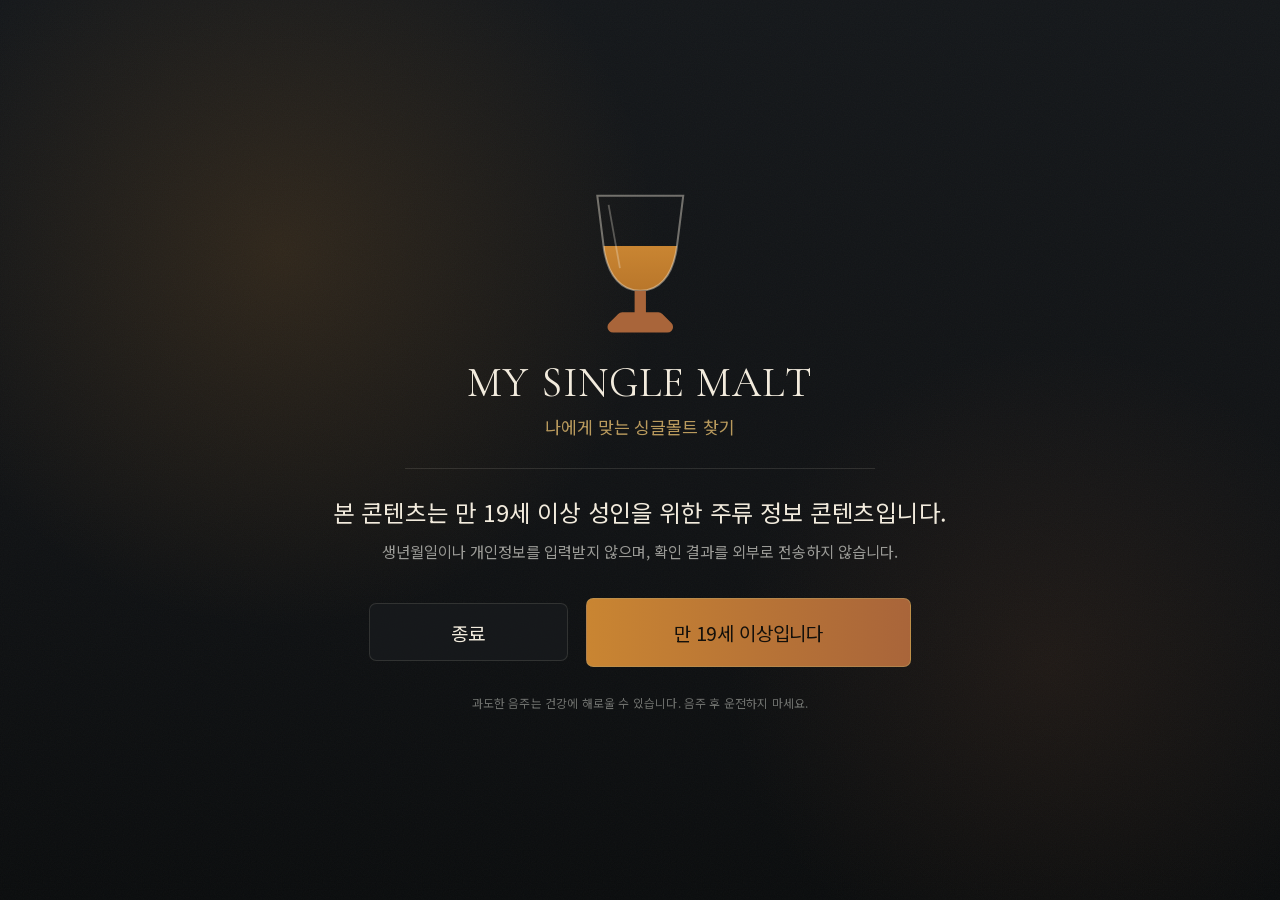
<file: index.html>
<!DOCTYPE html>
<html lang="ko">
<head>
<meta charset="utf-8">
<meta name="viewport" content="width=device-width, initial-scale=1, viewport-fit=cover, user-scalable=no">
<title>나만의 싱글몰트</title>
<meta name="description" content="향, 피트, 캐스크, 질감과 음용 취향을 분석해 가장 잘 맞는 싱글몰트 브랜드를 추천합니다.">
<meta name="theme-color" content="#101214">
<meta name="apple-mobile-web-app-capable" content="yes">
<meta name="mobile-web-app-capable" content="yes">
<meta name="apple-mobile-web-app-status-bar-style" content="black-translucent">
<meta name="apple-mobile-web-app-title" content="나만의 싱글몰트">
<link rel="manifest" href="manifest.webmanifest">
<link rel="apple-touch-icon" href="icons/icon-180.png">
<link rel="icon" href="icons/icon-192.png">
<link rel="stylesheet" href="css/styles.css?v=8">
</head>
<body>
<div id="ambient"></div>
<div id="app"></div>
<script type="module" src="js/app.js?v=8"></script>
</body>
</html>
</file>
<file: css/styles.css>
/* =========================================================================
   나만의 싱글몰트 - 웹 / iPad
   안드로이드 앱(Compose)의 Palette / AppType / Dimens 를 1:1 로 옮긴 스타일.
   모든 치수는 안드로이드 dp 값 * --s (dp -> px 스케일) 로 계산한다.
   ========================================================================= */

@font-face {
  font-family: 'MSM Serif';
  src: url('../fonts/display-serif.woff2') format('woff2');
  font-weight: 100 900;
  font-style: normal;
  font-display: block;
}
@font-face {
  font-family: 'MSM Sans';
  src: url('../fonts/body-sans.woff2') format('woff2');
  font-weight: 100 900;
  font-style: normal;
  font-display: block;
}

:root {
  /* dp -> px. JS 가 뷰포트에 맞춰 갱신한다. 설계 기준 폭 1415dp. */
  --s: 0.844px;

  /* Palette.kt */
  --charcoal: #101214;
  --charcoal-deep: #0A0C0D;
  --surface: #181B1E;
  --card: #202428;
  --card-raised: #262B30;
  --ivory: #F2EBDD;
  --ivory-dim: #CFC7B8;
  --amber: #C98532;
  --amber-deep: #9A5A1C;
  --gold: #B99A5D;
  --copper: #A9653A;
  --gray: #9A9A96;
  --gray-dim: #6E706D;
  --success: #809B82;
  --caution: #C59C65;
  --danger: #B4685C;
  --hairline-warm: rgba(242, 235, 221, 0.122);
  --hairline-gold: rgba(185, 154, 93, 0.20);
}

* { box-sizing: border-box; -webkit-tap-highlight-color: transparent; }

html, body {
  margin: 0;
  padding: 0;
  height: 100%;
  overflow: hidden;
  background: var(--charcoal-deep);
}

body {
  font-family: 'MSM Sans', -apple-system, 'Apple SD Gothic Neo', sans-serif;
  font-synthesis: none;
  color: var(--ivory);
  -webkit-font-smoothing: antialiased;
  -webkit-user-select: none;
  user-select: none;
  overscroll-behavior: none;
}

/* ---------------------------------------------------------------- 배경 */
/* AmbientBackground: 세로 그라디언트 + 앰버/코퍼 글로우 2개 + 그레인 */
#ambient {
  position: fixed;
  inset: 0;
  z-index: 0;
  background: linear-gradient(180deg, #14171A 0%, var(--charcoal) 55%, var(--charcoal-deep) 100%);
}
#ambient::before,
#ambient::after {
  content: '';
  position: absolute;
  inset: 0;
  pointer-events: none;
}
#ambient::before {
  background:
    radial-gradient(42vw 42vw at 22% 28%, rgba(201, 133, 50, 0.16), transparent 70%),
    radial-gradient(36vw 36vw at 82% 74%, rgba(169, 101, 58, 0.11), transparent 70%);
  animation: glow-drift 26s ease-in-out infinite alternate;
}
#ambient::after {
  background-image: url("data:image/svg+xml,%3Csvg xmlns='http://www.w3.org/2000/svg' width='140' height='140'%3E%3Cfilter id='n'%3E%3CfeTurbulence type='fractalNoise' baseFrequency='.85' numOctaves='2'/%3E%3C/filter%3E%3Crect width='140' height='140' filter='url(%23n)'/%3E%3C/svg%3E");
  opacity: 0.035;
}
@keyframes glow-drift {
  from { transform: translate3d(0, 0, 0) scale(1); }
  to   { transform: translate3d(1.5%, -1.5%, 0) scale(1.06); }
}

/* ---------------------------------------------------------------- 타이포 */
/* AppType.kt */
.t-displayXL { font-family: 'MSM Serif'; font-size: calc(64 * var(--s)); line-height: calc(70 * var(--s)); letter-spacing: calc(1.5 * var(--s)); }
.t-displayL  { font-family: 'MSM Serif'; font-size: calc(46 * var(--s)); line-height: calc(54 * var(--s)); letter-spacing: calc(1.2 * var(--s)); }
.t-displayM  { font-family: 'MSM Serif'; font-size: calc(34 * var(--s)); line-height: calc(42 * var(--s)); letter-spacing: calc(0.8 * var(--s)); }
.t-displayS  { font-family: 'MSM Serif'; font-size: calc(26 * var(--s)); line-height: calc(32 * var(--s)); letter-spacing: calc(0.6 * var(--s)); }
.t-titleL    { font-size: calc(34 * var(--s)); line-height: calc(46 * var(--s)); letter-spacing: calc(-0.4 * var(--s)); }
.t-titleM    { font-size: calc(26 * var(--s)); line-height: calc(36 * var(--s)); letter-spacing: calc(-0.3 * var(--s)); }
.t-titleS    { font-size: calc(21 * var(--s)); line-height: calc(30 * var(--s)); letter-spacing: calc(-0.2 * var(--s)); }
.t-bodyL     { font-size: calc(19 * var(--s)); line-height: calc(30 * var(--s)); letter-spacing: calc(-0.1 * var(--s)); }
.t-bodyM     { font-size: calc(17 * var(--s)); line-height: calc(27 * var(--s)); }
.t-bodyS     { font-size: calc(15 * var(--s)); line-height: calc(23 * var(--s)); }
.t-label     { font-size: calc(15 * var(--s)); line-height: calc(20 * var(--s)); letter-spacing: calc(0.4 * var(--s)); }
.t-caption   { font-size: calc(13 * var(--s)); line-height: calc(19 * var(--s)); letter-spacing: calc(0.2 * var(--s)); }
.t-role      { font-family: 'MSM Serif'; font-size: calc(16 * var(--s)); line-height: calc(20 * var(--s)); letter-spacing: calc(3.2 * var(--s)); }
.t-metric    { font-family: 'MSM Serif'; font-size: calc(72 * var(--s)); line-height: calc(76 * var(--s)); }
.t-metricS   { font-family: 'MSM Serif'; font-size: calc(34 * var(--s)); line-height: calc(38 * var(--s)); }

.c-ivory { color: var(--ivory); }
.c-dim   { color: var(--ivory-dim); }
.c-gray  { color: var(--gray); }
.c-graydim { color: var(--gray-dim); }
.c-gold  { color: var(--gold); }
.c-amber { color: var(--amber); }

/* ---------------------------------------------------------------- 골격 */
#app { position: relative; z-index: 1; height: 100%; }

.screen { display: none; height: 100%; }
.screen.on { display: block; }

/* ScreenScaffold: 좌우 56dp, 상하 32dp, 헤더 96dp, 푸터 위 헤어라인 */
.scaffold {
  display: flex;
  flex-direction: column;
  height: 100%;
  padding: calc(32 * var(--s)) calc(56 * var(--s));
}
.scaffold > .head {
  flex: none;
  min-height: calc(96 * var(--s));
  display: flex;
  align-items: center;
  gap: calc(28 * var(--s));
}
.scaffold > .main { flex: 1 1 auto; min-height: 0; display: flex; flex-direction: column; }
.scaffold > .foot { flex: none; padding-top: calc(20 * var(--s)); }
.scaffold > .foot.ruled {
  margin-top: calc(20 * var(--s));
  border-top: 1px solid var(--hairline-warm);
}

.row { display: flex; align-items: center; }
.col { display: flex; flex-direction: column; }
.grow { flex: 1 1 auto; min-width: 0; min-height: 0; }
.scroll-y { overflow-y: auto; -webkit-overflow-scrolling: touch; }
.scroll-y::-webkit-scrollbar { width: calc(6 * var(--s)); }
.scroll-y::-webkit-scrollbar-thumb { background: rgba(242, 235, 221, 0.14); border-radius: 999px; }

/* HairLine */
.hairline { height: 1px; background: var(--hairline-warm); width: 100%; }

/* AppLogo */
.logo { display: flex; flex-direction: column; gap: calc(2 * var(--s)); }
.logo .wordmark { color: var(--ivory); }
.logo .tagline { color: var(--gold); }

/* SectionLabel */
.section-label { color: var(--gold); text-transform: uppercase; }

/* ResponsibleDrinkingNotice */
.notice { color: var(--gray-dim); text-align: center; width: 100%; }

/* ---------------------------------------------------------------- 버튼 */
.btn {
  display: inline-flex;
  align-items: center;
  justify-content: center;
  border-radius: calc(8 * var(--s));
  cursor: pointer;
  border: 1px solid transparent;
  font-family: inherit;
  padding: 0 calc(20 * var(--s));
  text-align: center;
  transition: filter 0.12s ease, background 0.12s ease;
}
.btn-primary {
  height: calc(76 * var(--s));
  min-width: calc(220 * var(--s));
  background: linear-gradient(90deg, var(--amber) 0%, var(--copper) 100%);
  border-color: rgba(185, 154, 93, 0.55);
  color: #14100B;
}
.btn-primary:active { filter: brightness(0.9); }
.btn-primary.off {
  background: rgba(154, 154, 150, 0.35);
  border-color: rgba(110, 112, 109, 0.4);
  color: rgba(20, 16, 11, 0.55);
  cursor: default;
}
.btn-ghost {
  height: calc(64 * var(--s));
  min-width: calc(180 * var(--s));
  background: rgba(24, 27, 30, 0.75);
  border-color: var(--hairline-warm);
  color: var(--ivory);
}
.btn-ghost:active { background: rgba(38, 43, 48, 0.9); }
.btn-ghost.off { color: var(--gray-dim); border-color: rgba(110, 112, 109, 0.4); cursor: default; }

/* ---------------------------------------------------------------- 카드 */
.glass {
  border-radius: calc(12 * var(--s));
  background: linear-gradient(180deg, var(--card) 0%, #1B1F23 100%);
  border: 1px solid var(--hairline-warm);
  position: relative;
}
.glass.clickable { cursor: pointer; }
.glass.sel {
  background: linear-gradient(180deg, #2A2118 0%, #221C16 100%);
  border: calc(1.5 * var(--s)) solid var(--amber);
}
.glass.muted { opacity: 0.55; }

/* StatusBadge */
.badge {
  display: inline-flex;
  align-items: center;
  border-radius: calc(3 * var(--s));
  padding: calc(5 * var(--s)) calc(10 * var(--s));
  border: 1px solid currentColor;
  white-space: nowrap;
}
.badge.tone-gold { color: var(--gold); background: rgba(185, 154, 93, 0.14); }
.badge.tone-success { color: var(--success); background: rgba(128, 155, 130, 0.14); }
.badge.tone-caution { color: var(--caution); background: rgba(197, 156, 101, 0.14); }
.badge.tone-danger { color: var(--danger); background: rgba(180, 104, 92, 0.14); }
.badge.tone-gray { color: var(--gray); background: rgba(154, 154, 150, 0.14); }
.badge.tone-amber { color: var(--amber); background: rgba(201, 133, 50, 0.14); }

/* FlavorChip */
.chip {
  display: inline-flex;
  align-items: center;
  border-radius: calc(4 * var(--s));
  padding: calc(8 * var(--s)) calc(14 * var(--s));
  background: var(--surface);
  border: 1px solid rgba(185, 154, 93, 0.45);
  color: var(--ivory-dim);
  white-space: nowrap;
}

/* 선택형 필터 칩 */
.fchip {
  display: inline-flex;
  align-items: center;
  gap: calc(6 * var(--s));
  border-radius: calc(6 * var(--s));
  padding: calc(11 * var(--s)) calc(16 * var(--s));
  background: rgba(24, 27, 30, 0.75);
  border: 1px solid var(--hairline-warm);
  color: var(--ivory-dim);
  cursor: pointer;
}
.fchip.on { border-color: var(--amber); color: var(--amber); background: rgba(201, 133, 50, 0.10); }

/* ProgressBar */
.progress {
  height: calc(6 * var(--s));
  border-radius: calc(3 * var(--s));
  background: var(--card);
  overflow: hidden;
  width: 100%;
}
.progress > i {
  display: block;
  height: 100%;
  border-radius: calc(3 * var(--s));
  background: linear-gradient(90deg, var(--amber-deep) 0%, var(--amber) 100%);
  transition: width 0.45s cubic-bezier(0.2, 0, 0, 1);
}

/* IntensityBar */
.ibar { display: flex; align-items: center; gap: calc(12 * var(--s)); width: 100%; }
.ibar > .k { width: calc(96 * var(--s)); color: var(--ivory-dim); overflow: hidden; text-overflow: ellipsis; white-space: nowrap; }
.ibar > .segs { flex: 1 1 auto; display: flex; gap: calc(4 * var(--s)); }
.ibar > .segs > span {
  flex: 1 1 0;
  height: calc(12 * var(--s));
  border-radius: calc(2 * var(--s));
  background: rgba(38, 43, 48, 0.9);
}
.ibar > .segs > span.f { background: var(--amber); }
.ibar > .segs > span.f.cask { background: var(--gold); }
.ibar > .v { width: calc(44 * var(--s)); text-align: right; color: var(--ivory); }

/* KeyValueRow */
.kv { display: flex; align-items: flex-start; gap: calc(16 * var(--s)); width: 100%; }
.kv > .k { width: calc(120 * var(--s)); flex: none; color: var(--gray); }
.kv > .v { flex: 1 1 auto; color: var(--ivory); }

/* SearchField */
.search {
  width: 100%;
  height: calc(72 * var(--s));
  border-radius: calc(8 * var(--s));
  background: var(--surface);
  border: 1px solid var(--hairline-warm);
  color: var(--ivory);
  padding: 0 calc(20 * var(--s));
  font-family: inherit;
  outline: none;
  -webkit-user-select: text;
  user-select: text;
}
.search::placeholder { color: var(--gray-dim); }
.search:focus { border-color: rgba(185, 154, 93, 0.6); }

/* 아이콘 */
.ficon { display: block; }
.ficon svg { display: block; width: 100%; height: 100%; }

/* =========================================================== 화면: 연령 확인 */
#s-age .scaffold { justify-content: center; align-items: center; }
#s-age .box { display: flex; flex-direction: column; align-items: center; text-align: center; }
#s-age .rule { width: calc(520 * var(--s)); max-width: 70vw; }

/* =============================================================== 화면: 대기 */
#s-idle .idle-body { flex: 1 1 auto; display: flex; flex-direction: row; align-items: center; gap: calc(40 * var(--s)); min-height: 0; position: relative; }
#s-idle .idle-left { flex: 1.15 1 0; min-width: 0; position: relative; z-index: 1; }
#s-idle .idle-right { flex: 1 1 0; display: flex; align-items: center; justify-content: center; min-width: 0; height: 100%; position: relative; z-index: 1; }
#s-idle h1 { margin: 0; white-space: pre-line; }
#s-idle .lede { white-space: pre-line; }
#idle-deco { position: absolute; inset: 0; z-index: 0; pointer-events: none; overflow: hidden; }
#idle-deco .fl { position: absolute; color: var(--gold); }

/* =============================================================== 화면: 퀴즈 */
#s-quiz .q-head-right { text-align: right; }
#s-quiz .opts {
  display: grid;
  gap: calc(20 * var(--s));
  align-content: start;
  width: 100%;
}
#s-quiz .opt {
  display: flex;
  align-items: center;
  gap: calc(18 * var(--s));
  padding: calc(24 * var(--s)) calc(26 * var(--s));
  min-height: calc(112 * var(--s));
  text-align: left;
}
#s-quiz .opt .ficon { width: calc(38 * var(--s)); height: calc(38 * var(--s)); flex: none; color: var(--gold); }
#s-quiz .opt.sel .ficon { color: var(--amber); }
#s-quiz .opt .txt { flex: 1 1 auto; min-width: 0; }
#s-quiz .opt .lbl { color: var(--ivory); }
#s-quiz .opt.sel .lbl { color: var(--amber); }
#s-quiz .opt .sub { color: var(--gray); }
#s-quiz .mark {
  width: calc(26 * var(--s));
  height: calc(26 * var(--s));
  flex: none;
  border-radius: 50%;
  border: calc(1.5 * var(--s)) solid rgba(185, 154, 93, 0.55);
  display: flex;
  align-items: center;
  justify-content: center;
}
#s-quiz .opt.sel .mark { border-color: var(--amber); }
#s-quiz .opt.sel .mark::after {
  content: '';
  width: calc(12 * var(--s));
  height: calc(12 * var(--s));
  border-radius: 50%;
  background: var(--amber);
}

/* ============================================================= 화면: 분석 중 */
#s-analyzing .scaffold { justify-content: center; align-items: center; }
#s-analyzing .box { display: flex; flex-direction: column; align-items: center; text-align: center; }
#s-analyzing .glass-wrap { width: calc(240 * var(--s)); height: calc(320 * var(--s)); position: relative; }
#s-analyzing .bubbles { position: absolute; inset: 0; overflow: hidden; }
#s-analyzing .bubbles .b { position: absolute; color: var(--amber); opacity: 0.55; }

/* =============================================================== 화면: 결과 */
#s-result .res-body { flex: 1 1 auto; display: flex; gap: calc(48 * var(--s)); min-height: 0; }
#s-result .res-left { flex: none; width: calc(330 * var(--s)); display: flex; flex-direction: column; align-items: center; }
#s-result .res-right { flex: 1 1 auto; min-width: 0; }
#s-result .reasons { list-style: none; margin: 0; padding: 0; }
#s-result .reasons li { display: flex; gap: calc(14 * var(--s)); color: var(--ivory-dim); }
#s-result .reasons li::before { content: '—'; color: var(--amber); flex: none; }
.chips { display: flex; flex-wrap: wrap; gap: calc(10 * var(--s)); }

/* =============================================================== 화면: 비교 */
#s-compare .cmp-grid {
  flex: 1 1 auto;
  display: grid;
  grid-template-columns: 1fr 1fr;
  gap: calc(24 * var(--s));
  min-height: 0;
}
#s-compare .cmp-card { display: flex; gap: calc(24 * var(--s)); padding: calc(26 * var(--s)); cursor: pointer; }
#s-compare .cmp-card .side { flex: none; width: calc(110 * var(--s)); display: flex; flex-direction: column; align-items: center; justify-content: space-between; }
#s-compare .cmp-card .body { flex: 1 1 auto; min-width: 0; }

/* =============================================================== 화면: 상세 */
#s-detail .det-top { display: flex; gap: calc(36 * var(--s)); }
#s-detail .det-cols { display: grid; grid-template-columns: 1fr 1fr calc(280 * var(--s)); gap: calc(40 * var(--s)); }

/* =============================================================== 화면: 목록 */
#s-index .idx-body { flex: 1 1 auto; display: flex; flex-direction: row; gap: calc(32 * var(--s)); min-height: 0; }
#s-index .rail { flex: none; width: calc(360 * var(--s)); }
#s-index .cards { flex: 1 1 auto; min-width: 0; }
#s-index .grid3 { display: grid; grid-template-columns: repeat(3, 1fr); gap: calc(20 * var(--s)); align-content: start; padding-bottom: calc(24 * var(--s)); }
#s-index .bcard { display: flex; gap: calc(16 * var(--s)); padding: calc(20 * var(--s)); cursor: pointer; }
#s-index .bcard .body { flex: 1 1 auto; min-width: 0; }
#s-index .chipwrap { display: flex; flex-wrap: wrap; gap: calc(10 * var(--s)); }

/* =============================================================== 화면: 가이드 */
#s-guide .g-body { flex: 1 1 auto; display: flex; flex-direction: row; gap: calc(32 * var(--s)); min-height: 0; }
#s-guide .g-rail { flex: none; width: calc(360 * var(--s)); display: flex; flex-direction: column; gap: calc(16 * var(--s)); padding-bottom: calc(16 * var(--s)); }
#s-guide .g-item { display: flex; align-items: center; gap: calc(16 * var(--s)); padding: calc(18 * var(--s)); min-height: calc(88 * var(--s)); cursor: pointer; }
#s-guide .g-item .ficon { width: calc(34 * var(--s)); height: calc(34 * var(--s)); flex: none; color: rgba(185, 154, 93, 0.6); }
#s-guide .g-item.sel .ficon { color: var(--amber); }
#s-guide .g-main { flex: 1 1 auto; min-width: 0; }

/* =============================================================== 화면: 관리자 */
#s-admin { height: 100%; }

/* PIN 게이트 */
.ad-gate { height: 100%; display: flex; align-items: center; justify-content: center; }
.ad-gate-card {
  width: calc(520 * var(--s));
  padding: calc(44 * var(--s)) calc(40 * var(--s));
  display: flex; flex-direction: column; align-items: center;
}

/* 골격 */
.ad-wrap { height: 100%; display: flex; flex-direction: row; }
.ad-rail {
  flex: none; width: calc(320 * var(--s));
  background: var(--surface);
  border-right: 1px solid var(--hairline-warm);
  padding: calc(32 * var(--s)) calc(24 * var(--s));
}
.ad-body {
  flex: 1 1 auto; min-width: 0;
  display: flex; flex-direction: column;
  padding: calc(32 * var(--s)) calc(40 * var(--s));
}
.ad-page { flex: 1 1 auto; min-height: 0; }

.ad-menu {
  padding: calc(12 * var(--s)) calc(14 * var(--s));
  border-radius: calc(8 * var(--s));
  border-left: calc(3 * var(--s)) solid transparent;
  cursor: pointer;
}
.ad-menu.on { background: rgba(201, 133, 50, 0.10); border-left-color: var(--amber); }

/* 통계 */
.ad-stats { display: grid; grid-template-columns: repeat(4, 1fr); gap: calc(14 * var(--s)); }
.ad-stat { padding: calc(18 * var(--s)); }

/* 목록 행 */
.ad-list { display: flex; flex-direction: column; gap: calc(10 * var(--s)); }
.ad-row {
  display: flex; align-items: center; gap: calc(14 * var(--s));
  padding: calc(14 * var(--s)) calc(18 * var(--s));
}

/* 토글 */
.ad-toggle {
  display: flex; align-items: center; gap: calc(12 * var(--s));
  padding: calc(10 * var(--s)) 0; cursor: pointer;
}
.sw {
  flex: none; width: calc(50 * var(--s)); height: calc(28 * var(--s));
  border-radius: 999px; background: rgba(154, 154, 150, 0.28);
  border: 1px solid var(--hairline-warm); position: relative;
  transition: background 0.15s linear;
}
.sw > i {
  position: absolute; top: calc(3 * var(--s)); left: calc(3 * var(--s));
  width: calc(20 * var(--s)); height: calc(20 * var(--s));
  border-radius: 999px; background: var(--ivory-dim);
  transition: transform 0.15s ease-out;
}
.sw.on { background: rgba(201, 133, 50, 0.55); border-color: var(--amber); }
.sw.on > i { background: var(--amber); transform: translateX(calc(22 * var(--s))); }
.sw.dis { opacity: 0.35; }

/* 스테퍼 */
.ad-step { display: flex; align-items: center; gap: calc(12 * var(--s)); padding: calc(8 * var(--s)) 0; }
.stepb {
  flex: none; width: calc(46 * var(--s)); height: calc(46 * var(--s));
  border-radius: calc(8 * var(--s));
  background: var(--card); border: 1px solid var(--hairline-warm);
  color: var(--ivory); font-family: inherit; cursor: pointer;
}
.stepb:active { background: var(--card-raised); }
.stepv { min-width: calc(70 * var(--s)); text-align: center; }

/* 입력 */
.ad-field {
  width: 100%;
  padding: calc(14 * var(--s)) calc(18 * var(--s));
  border-radius: calc(8 * var(--s));
  background: var(--surface);
  border: 1px solid var(--hairline-warm);
  color: var(--ivory); font-family: inherit;
  -webkit-user-select: text; user-select: text;
}
.ad-field::placeholder { color: var(--gray-dim); }
.ad-field:focus { outline: none; border-color: rgba(185, 154, 93, 0.6); }

/* 향미 편집 */
.ad-fl-left { flex: none; width: calc(320 * var(--s)); }
.ad-fl-item { padding: calc(12 * var(--s)) calc(14 * var(--s)); }
.ad-fl-row { display: flex; align-items: center; gap: calc(6 * var(--s)); padding: calc(3 * var(--s)) 0; }
.ad-fl-row .nm { width: calc(180 * var(--s)); flex: none; }
.ad-fl-row .lv {
  flex: none; width: calc(38 * var(--s)); height: calc(30 * var(--s));
  display: flex; align-items: center; justify-content: center;
  border-radius: calc(6 * var(--s));
  background: var(--card); border: 1px solid var(--hairline-warm);
  color: var(--gray-dim); font-size: calc(14 * var(--s)); cursor: pointer;
}
.ad-fl-row .lv.on { background: rgba(201, 133, 50, 0.22); border-color: var(--amber); color: var(--amber); }

/* 가져오기 종류 */
.ad-kind { padding: calc(18 * var(--s)); }

/* 애니메이션 줄이기 */
body.reduce-motion #ambient::before { animation: none; }
body.reduce-motion * { transition: none !important; animation: none !important; }

/* ------------------------------------------------------------- 세로 모드 */
@media (orientation: portrait) {
  #s-idle .idle-body { flex-direction: column-reverse; justify-content: center; gap: calc(24 * var(--s)); }
  #s-idle .idle-left, #s-idle .idle-right { flex: none; width: 100%; }
  #s-idle .idle-right { height: calc(300 * var(--s)); }
  #s-result .res-body { flex-direction: column; overflow-y: auto; }
  #s-result .res-left { width: 100%; }
  #s-compare .cmp-grid { grid-template-columns: 1fr; overflow-y: auto; }
  #s-detail .det-cols { grid-template-columns: 1fr; }
  #s-index .idx-body { flex-direction: column; }
  #s-index .rail { width: 100%; }
  #s-index .grid3 { grid-template-columns: repeat(2, 1fr); }
  #s-guide .g-body { flex-direction: column; }
  #s-guide .g-rail { width: 100%; }
  /* 하단 바가 좁아지면 안내문을 아래 줄로 내린다 */
  .scaffold > .foot.row { flex-wrap: wrap; row-gap: calc(12 * var(--s)); justify-content: space-between; }
  .scaffold > .foot.row > .grow { order: 99; flex: 1 0 100%; }
}
</file>
